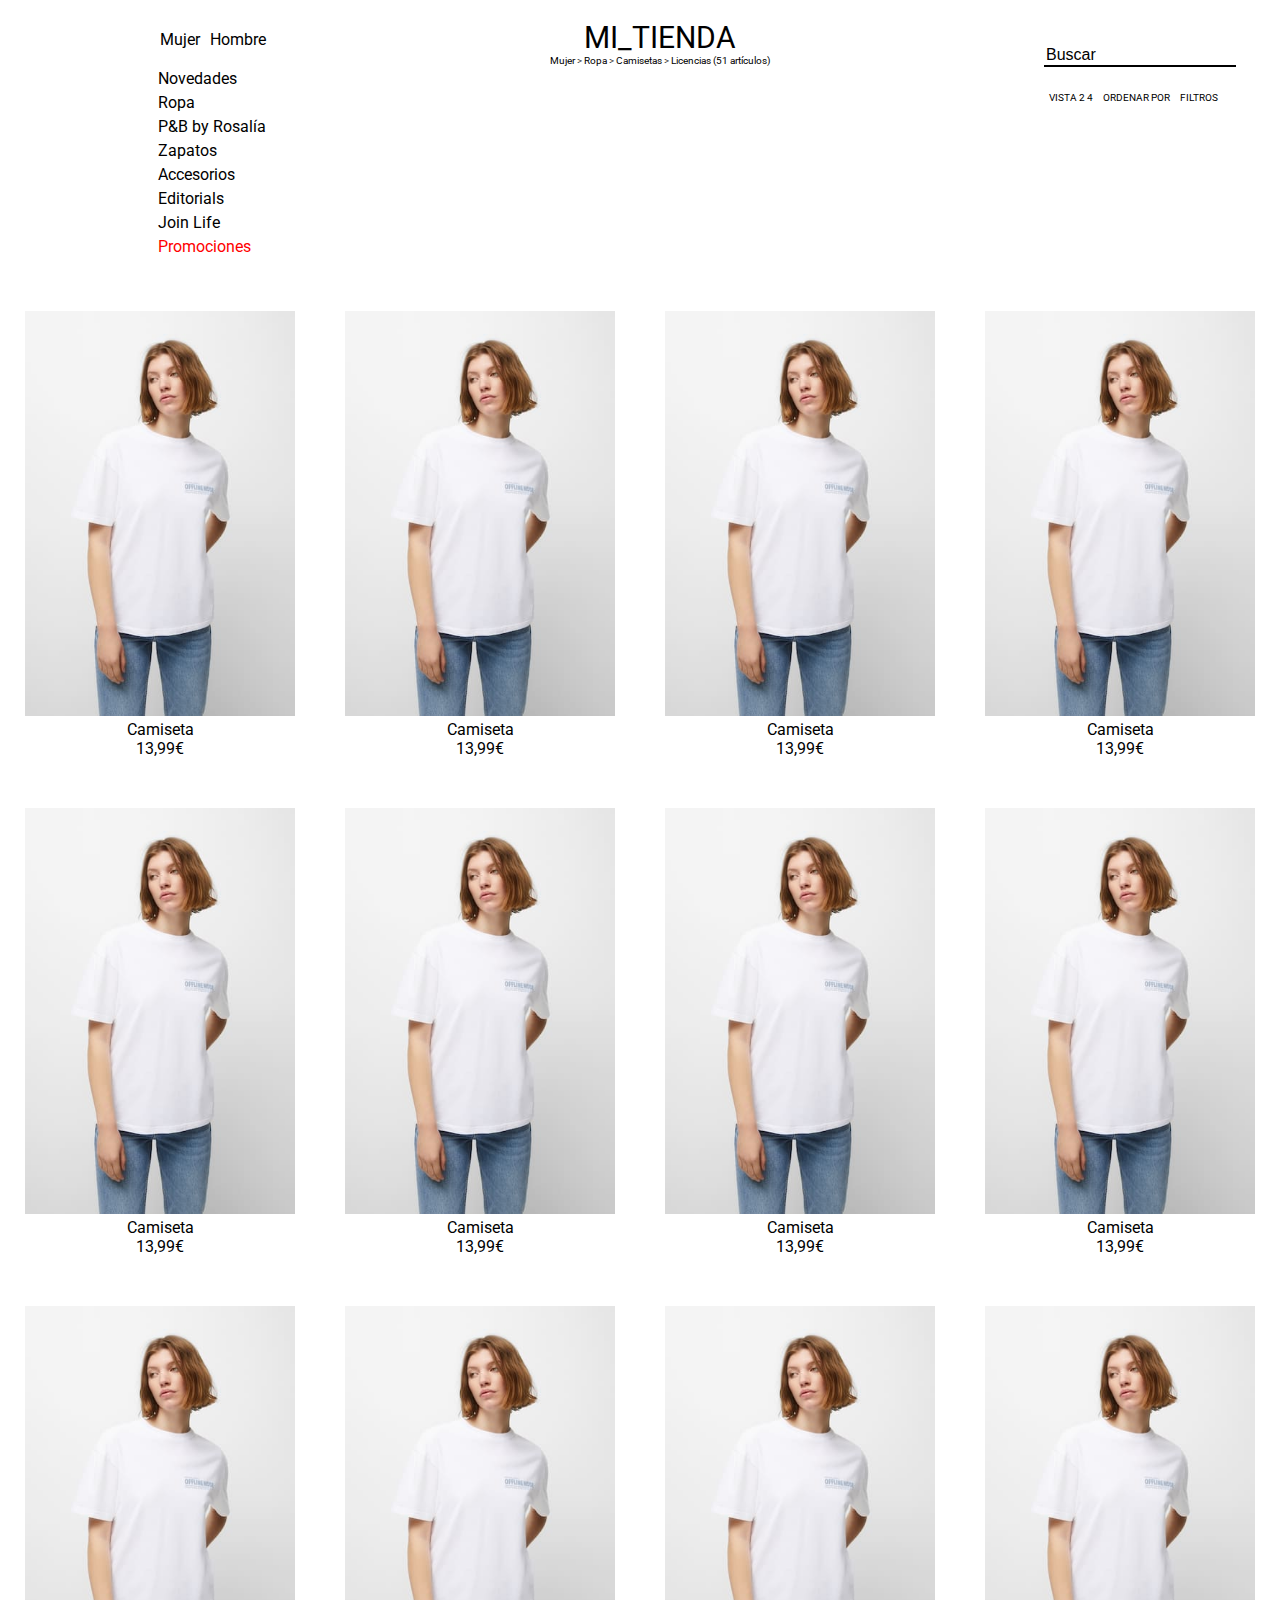
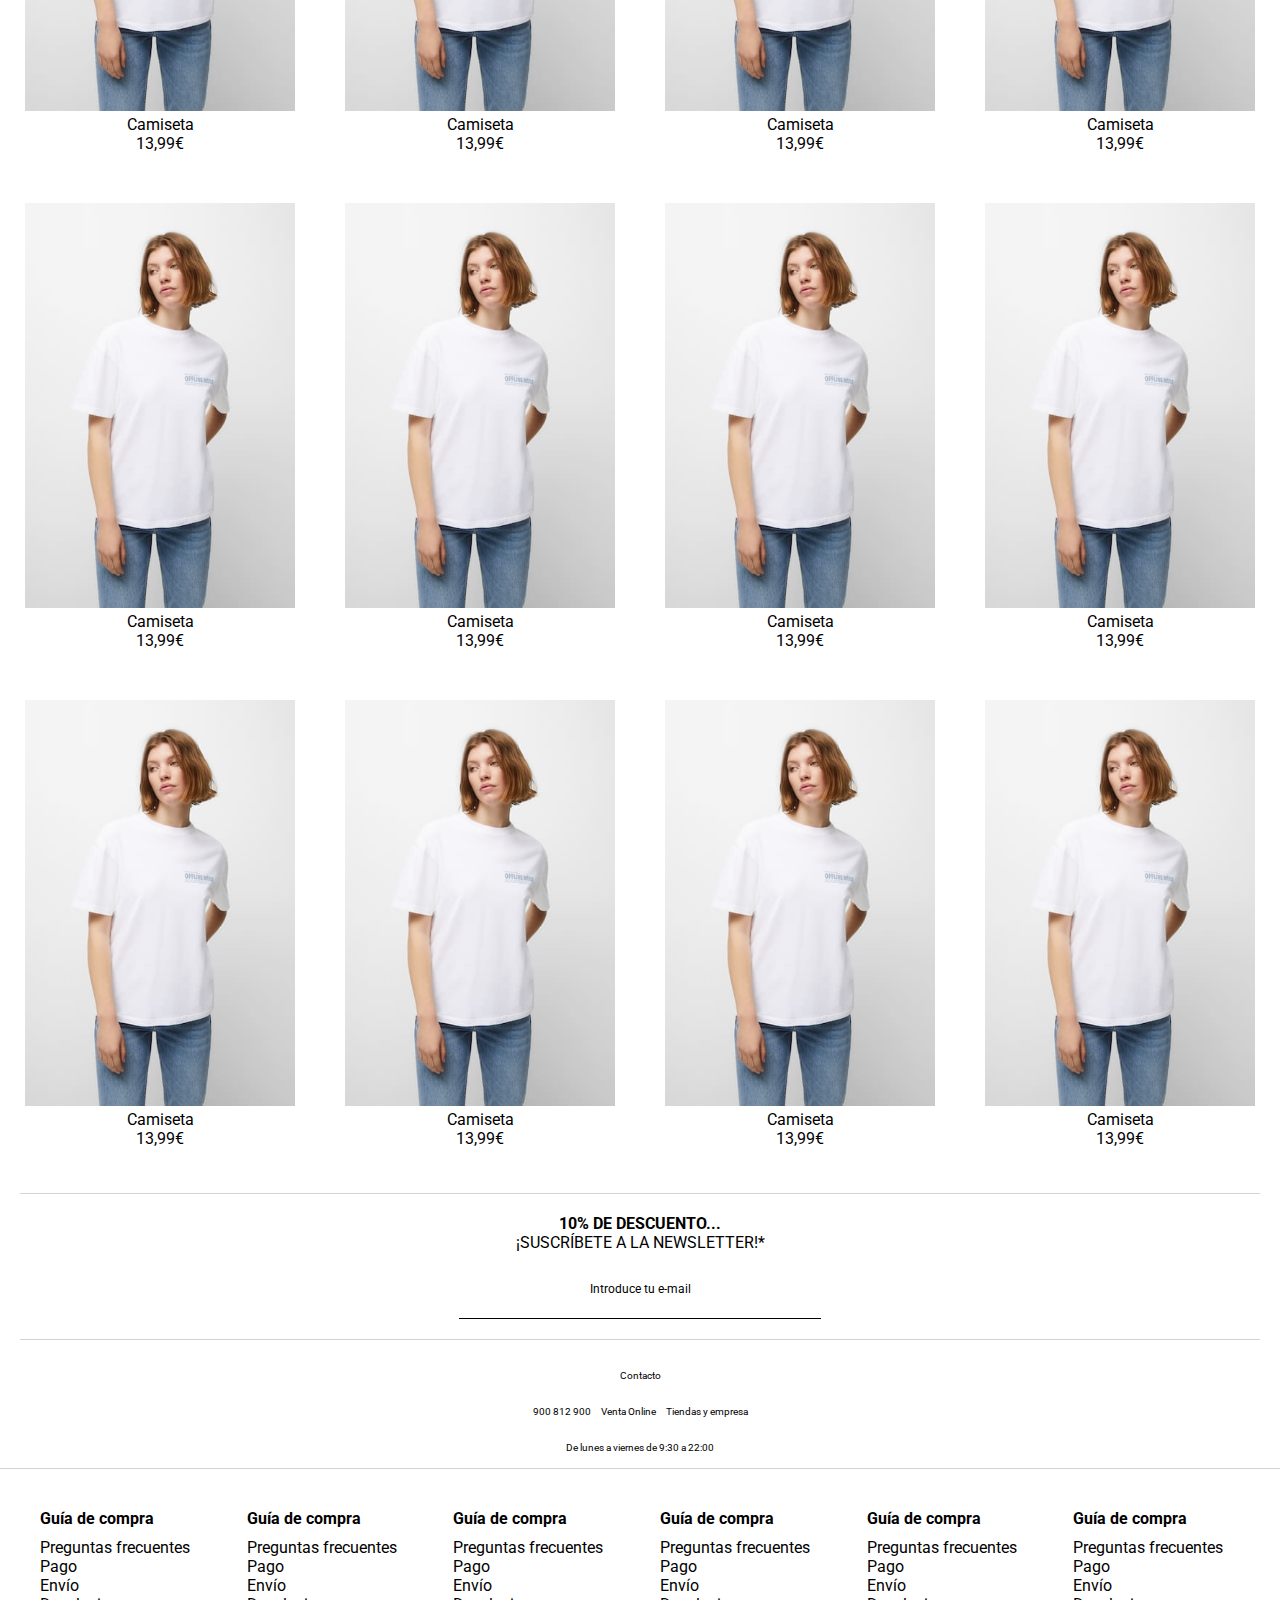
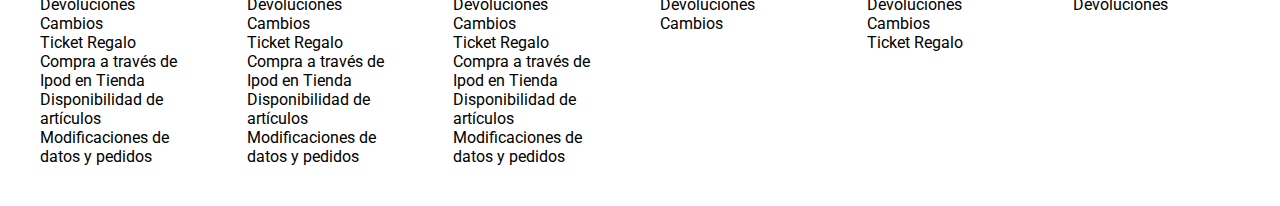
<file: Ejercicio 3/index.html>
<!DOCTYPE html>
<html lang="es">
<head>
    <meta charset="UTF-8">
    <meta http-equiv="X-UA-Compatible" content="IE=edge">
    <meta name="viewport" content="width=device-width, initial-scale=1.0">
    <title>Ejercicio 3</title>
    <link rel="stylesheet" href="style.css">
    <link rel="preconnect" href="https://fonts.googleapis.com"> 
<link rel="preconnect" href="https://fonts.gstatic.com" crossorigin> 
<link href="https://fonts.googleapis.com/css2?family=Roboto:wght@300&display=swap" rel="stylesheet">
</head>
<body>

    <!--HEADER-->

    <header class="header">
        <nav class="nav">
            <div class="nav-sexo">
                <div>Mujer</div>
                <div>Hombre</div>
            </div> 
            <div class="nav-seleccion">
                <div class="nav-item">Novedades</div>
                <div class="nav-item">Ropa</div>
                <div class="nav-item">P&B by Rosalía</div>
                <div class="nav-item">Zapatos</div>
                <div class="nav-item">Accesorios</div>
                <div class="nav-item">Editorials</div>
                <div class="nav-item">Join Life</div>
                <div class="nav-item" style="color: red;">Promociones</div>
            </div>
        </nav>

        <div class="logo">
            <div class="logo-tienda">MI_TIENDA</div>
            <div class="logo-licencias">Mujer > Ropa > Camisetas > Licencias (51 artículos)</div>
        </div>

        <div class="search">
            <div class="search-div">
                <input type="text" value="Buscar" class="search-item"></input>
            </div>
            <div class="search-options">
                <div class="search-options-vista">VISTA 2 4</div>
                <div>ORDENAR POR</div>
                <div>FILTROS</div>
            </div>
        </div>
    </header>

    <!--MAIN-->
    <main>

    <!--COLUMNAS FOTOS-->
        <div class="galeria">

            <div class="div-imagen-texto">
                <div class="img"> <img src="4230392805_2_1_8.jpg" /> </div>
                <div>
                    <div class="nombre-product">Camiseta</div>
                    <div class="precio-product">13,99€</div>
                </div> 
            </div>
            
            <div class="div-imagen-texto">
                <div class="img"> <img src="4230392805_2_1_8.jpg" /> </div>
                <div>
                    <div class="nombre-product">Camiseta</div>
                    <div class="precio-product">13,99€</div>
                </div> 
            </div>

            
            <div class="div-imagen-texto">
                <div class="img"> <img src="4230392805_2_1_8.jpg" /> </div>
                <div>
                    <div class="nombre-product">Camiseta</div>
                    <div class="precio-product">13,99€</div>
                </div> 
            </div>

            
            <div class="div-imagen-texto">
                <div class="img"> <img src="4230392805_2_1_8.jpg" /> </div>
                <div>
                    <div class="nombre-product">Camiseta</div>
                    <div class="precio-product">13,99€</div>
                </div> 
            </div>

            
            <div class="div-imagen-texto">
                <div class="img"> <img src="4230392805_2_1_8.jpg" /> </div>
                <div>
                    <div class="nombre-product">Camiseta</div>
                    <div class="precio-product">13,99€</div>
                </div> 
            </div>

            
            <div class="div-imagen-texto">
                <div class="img"> <img src="4230392805_2_1_8.jpg" /> </div>
                <div>
                    <div class="nombre-product">Camiseta</div>
                    <div class="precio-product">13,99€</div>
                </div> 
            </div>

            
            <div class="div-imagen-texto">
                <div class="img"> <img src="4230392805_2_1_8.jpg" /> </div>
                <div>
                    <div class="nombre-product">Camiseta</div>
                    <div class="precio-product">13,99€</div>
                </div> 
            </div>

            
            <div class="div-imagen-texto">
                <div class="img"> <img src="4230392805_2_1_8.jpg" /> </div>
                <div>
                    <div class="nombre-product">Camiseta</div>
                    <div class="precio-product">13,99€</div>
                </div> 
            </div>

            
            <div class="div-imagen-texto">
                <div class="img"> <img src="4230392805_2_1_8.jpg" /> </div>
                <div>
                    <div class="nombre-product">Camiseta</div>
                    <div class="precio-product">13,99€</div>
                </div> 
            </div>

            
            <div class="div-imagen-texto">
                <div class="img"> <img src="4230392805_2_1_8.jpg" /> </div>
                <div>
                    <div class="nombre-product">Camiseta</div>
                    <div class="precio-product">13,99€</div>
                </div> 
            </div>

            
            <div class="div-imagen-texto">
                <div class="img"> <img src="4230392805_2_1_8.jpg" /> </div>
                <div>
                    <div class="nombre-product">Camiseta</div>
                    <div class="precio-product">13,99€</div>
                </div> 
            </div>

            
            <div class="div-imagen-texto">
                <div class="img"> <img src="4230392805_2_1_8.jpg" /> </div>
                <div>
                    <div class="nombre-product">Camiseta</div>
                    <div class="precio-product">13,99€</div>
                </div> 
            </div>

            
            <div class="div-imagen-texto">
                <div class="img"> <img src="4230392805_2_1_8.jpg" /> </div>
                <div>
                    <div class="nombre-product">Camiseta</div>
                    <div class="precio-product">13,99€</div>
                </div> 
            </div>

            
            <div class="div-imagen-texto">
                <div class="img"> <img src="4230392805_2_1_8.jpg" /> </div>
                <div>
                    <div class="nombre-product">Camiseta</div>
                    <div class="precio-product">13,99€</div>
                </div> 
            </div>

            
            <div class="div-imagen-texto">
                <div class="img"> <img src="4230392805_2_1_8.jpg" /> </div>
                <div>
                    <div class="nombre-product">Camiseta</div>
                    <div class="precio-product">13,99€</div>
                </div> 
            </div>

            
            <div class="div-imagen-texto">
                <div class="img"> <img src="4230392805_2_1_8.jpg" /> </div>
                <div>
                    <div class="nombre-product">Camiseta</div>
                    <div class="precio-product">13,99€</div>
                </div> 
            </div>

            
            <div class="div-imagen-texto">
                <div class="img"> <img src="4230392805_2_1_8.jpg" /> </div>
                <div>
                    <div class="nombre-product">Camiseta</div>
                    <div class="precio-product">13,99€</div>
                </div> 
            </div>

            
            <div class="div-imagen-texto">
                <div class="img"> <img src="4230392805_2_1_8.jpg" /> </div>
                <div>
                    <div class="nombre-product">Camiseta</div>
                    <div class="precio-product">13,99€</div>
                </div> 
            </div>

            
            <div class="div-imagen-texto">
                <div class="img"> <img src="4230392805_2_1_8.jpg" /> </div>
                <div>
                    <div class="nombre-product">Camiseta</div>
                    <div class="precio-product">13,99€</div>
                </div> 
            </div>

            
            <div class="div-imagen-texto">
                <div class="img"> <img src="4230392805_2_1_8.jpg" /> </div>
                <div>
                    <div class="nombre-product">Camiseta</div>
                    <div class="precio-product">13,99€</div>
                </div> 
            </div>
        </div>
        

    <!--NEWSLETTER-->
        
        <div class="banner-newsletter">
            <div class="banner-newsletter_letra">
                <div class="diez">
                    <div></div>10% DE DESCUENTO...</div>
                <div class="suscribete">¡SUSCRÍBETE A LA NEWSLETTER!*</div>
            </div>
                <div class="banner-newsletter_form">
                    <form class="form_newsletter">
                        <label for="form-email">Introduce tu e-mail</label>
                        <input type="text" name="email">
                    </form>
                </div>
        </div>

        <!--CONTÁCTANOS-->

        <div class="banner-contacto">
            <div class="text-contacto">
                <p>Contacto</p>
            </div>
            <div class="telefono">
                <div>
                    <p>900 812 900</p>
                </div>
                <div>
                    <p>Venta Online</p>
                </div>
                <div>
                    <p>Tiendas y empresa</p>
                </div>
            </div>
            <div class="horario">
                <p>De lunes a viernes de 9:30 a 22:00</p>
            </div>
        </div>

    </main>

<!--FOOTER-->

    <footer>

        <div class="columna-footer">
            <div class="first-div">Guía de compra</div>
            <div>Preguntas frecuentes</div>
            <div>Pago</div>
            <div>Envío</div>
            <div>Devoluciones</div>
            <div>Cambios</div>
            <div>Ticket Regalo</div>
            <div>Compra a través de Ipod en Tienda</div>
            <div>Disponibilidad de artículos</div>
            <div>Modificaciones de datos y pedidos</div>
        </div>

        <div class="columna-footer">
            <div class="first-div">Guía de compra</div>
            <div>Preguntas frecuentes</div>
            <div>Pago</div>
            <div>Envío</div>
            <div>Devoluciones</div>
            <div>Cambios</div>
            <div>Ticket Regalo</div>
            <div>Compra a través de Ipod en Tienda</div>
            <div>Disponibilidad de artículos</div>
            <div>Modificaciones de datos y pedidos</div>
        </div>

        <div class="columna-footer">
            <div class="first-div">Guía de compra</div>
            <div>Preguntas frecuentes</div>
            <div>Pago</div>
            <div>Envío</div>
            <div>Devoluciones</div>
            <div>Cambios</div>
            <div>Ticket Regalo</div>
            <div>Compra a través de Ipod en Tienda</div>
            <div>Disponibilidad de artículos</div>
            <div>Modificaciones de datos y pedidos</div>
        </div>

        <div class="columna-footer">
            <div class="first-div">Guía de compra</div>
            <div>Preguntas frecuentes</div>
            <div>Pago</div>
            <div>Envío</div>
            <div>Devoluciones</div>
            <div>Cambios</div>
        </div>

        <div class="columna-footer">
            <div class="first-div">Guía de compra</div>
            <div>Preguntas frecuentes</div>
            <div>Pago</div>
            <div>Envío</div>
            <div>Devoluciones</div>
            <div>Cambios</div>
            <div>Ticket Regalo</div>
        </div>

        <div class="columna-footer">
            <div class="first-div">Guía de compra</div>
            <div>Preguntas frecuentes</div>
            <div>Pago</div>
            <div>Envío</div>
            <div>Devoluciones</div>
        </div>

    </footer>
</body>
</html>
</file>
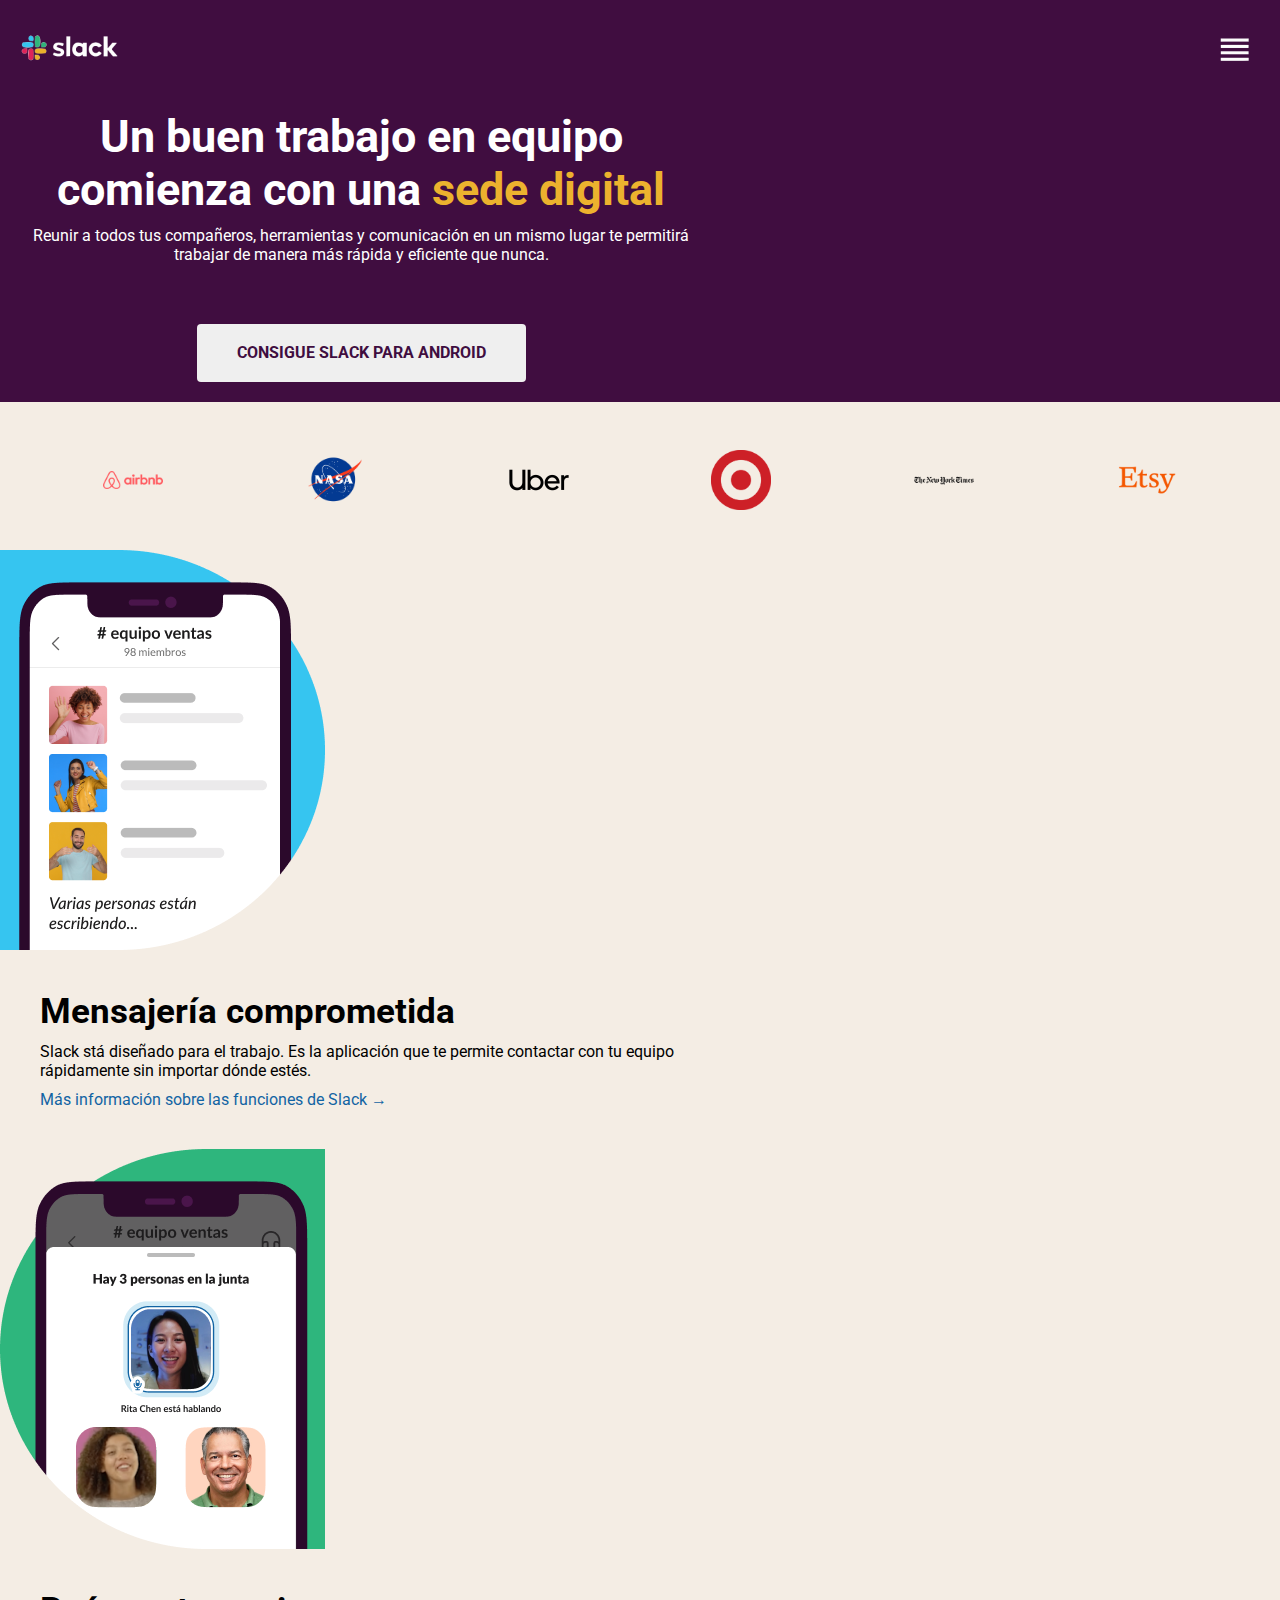
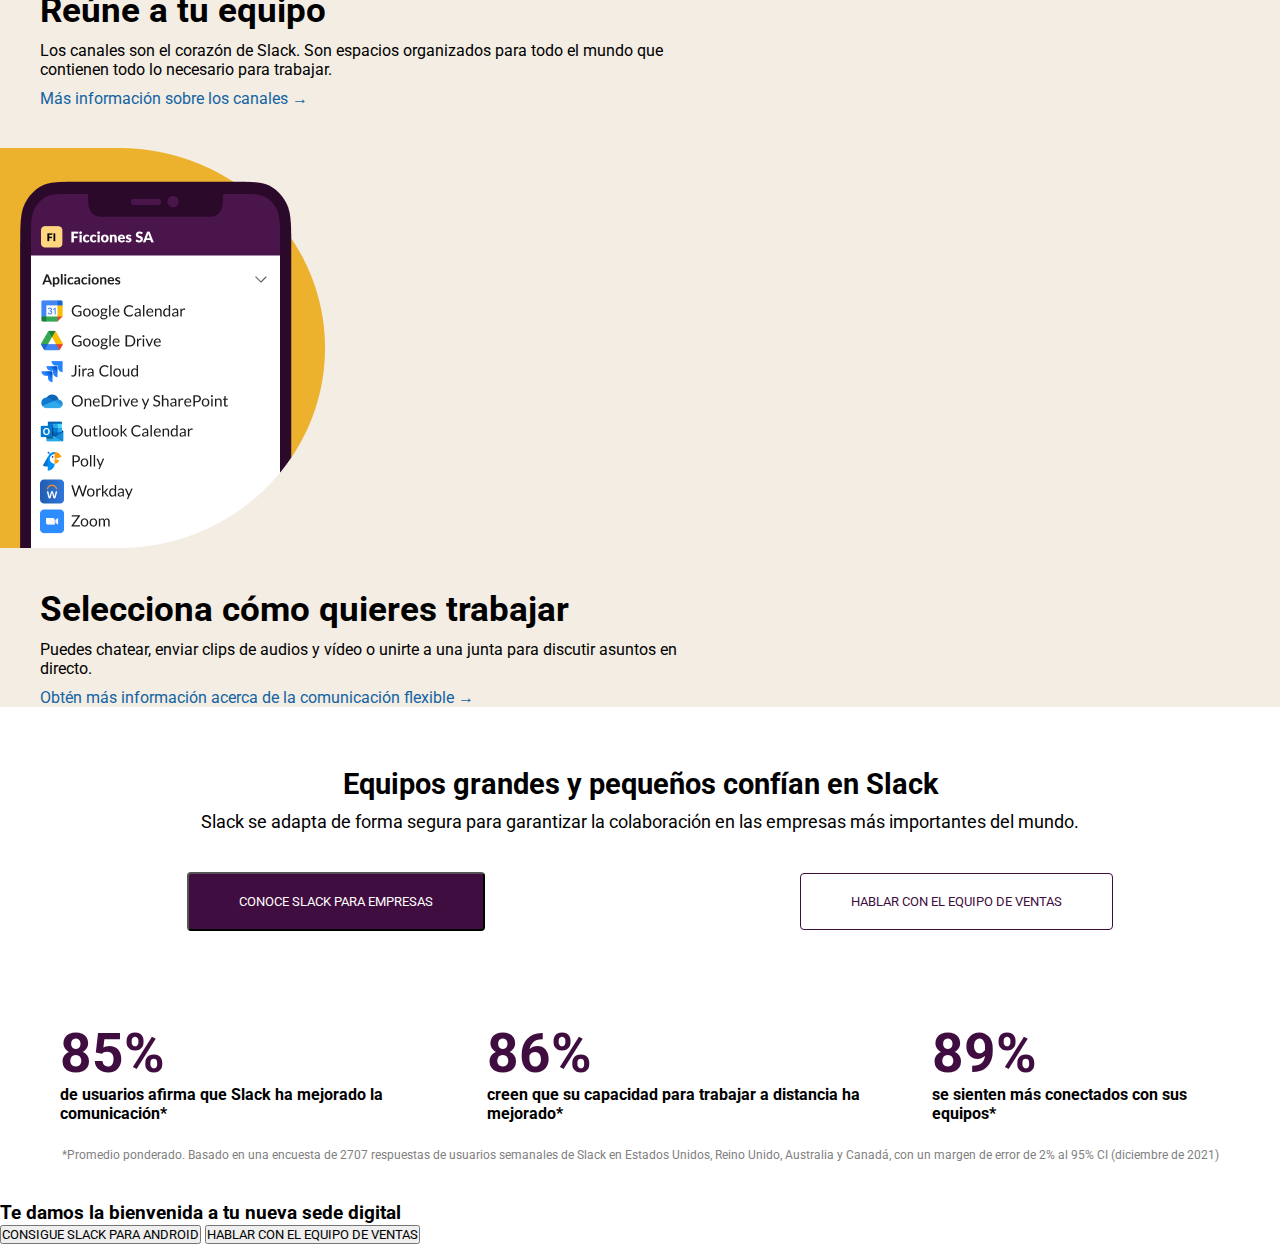
<file: Slack/index.html>
<!DOCTYPE html>
<html lang="es">
<head>
    <meta charset="UTF-8">
    <meta http-equiv="X-UA-Compatible" content="IE=edge">
    <meta name="viewport" content="width=device-width, initial-scale=1.0">
    <title>Slack es tu sede digital | Slack</title>
    <link rel="stylesheet" href="style.css">
    <link href="https://fonts.googleapis.com/css2?family=Roboto:wght@300&display=swap" rel="stylesheet">
    <link rel="icon" type="image/png" href="favicon.png"/>

</head>
<body>

    <!--HEADER-->
    <header>

        <div class="header">
            <div class="logo">
                <img src="logo-slack.png" />
            </div>
            <div class="nav">
                <div class="nav-menu">
                    <img src="menu-hamburguesa.png" /> 
                </div>
            </div>
        </div>


        <div class="banner-1">
            <div class="banner-letra">
                <div class="banner-banner-letra">
                    <div class="letra">
                        <p>Un buen trabajo en equipo comienza con una <span class="sede-digital">sede digital</span></p>
                    </div>
                </div>
                <div class="texto">
                    <p>Reunir a todos tus compañeros, herramientas y comunicación en un mismo lugar te permitirá trabajar de manera más rápida y eficiente que nunca.</p>
                </div>
                <div class="boton-boton">
                    <div class="boton">
                        <button>CONSIGUE SLACK PARA ANDROID</button>
                    </div>
                </div>
            </div>
            <div class="video">
                <div class="video-video">
                    <video autoplay loop width="500px">
                        <source src="https://a.slack-edge.com/7eb35da/marketing/img/homepage/mobile-focused/hero/webm/hero-product-ui.es-ES.webm" type="video/mp4" />
                    </video>
                </div>
                </div>
            </div>
    </header>

    <!--MAIN-->

    <main>

        <div class="mensajeria-comprometida">

            <div class="logos">
                <div class="center-logos">
                    <div class="logo">
                        <img src="LOGOS/Airbnb_logo.png" />
                    </div>
                    <div class="logo">
                        <img src="LOGOS/NASA_logo.svg.png" />
                    </div>
                    <div class="logo">
                        <img src="LOGOS/Uber-Logo.png" />
                    </div>
                    <div class="logo">
                        <img src="LOGOS/target_logo.png" />
                    </div>
                    <div class="logo">
                        <img src="LOGOS/2560px-The_New_York_Times_Logo.svg.png" />
                    </div>
                    <div class="logo">
                        <img src="LOGOS/Etsy_logo.svg.png" />
                    </div>
                </div>
            </div>

            <div class="banner-telf">
                
                <div class="banner-telf1">
                    <img src="connectedness-mobile.es-ES.png" />
                </div>

                <div class="letra-mensajeria">
                    <div class="titulo-mensajeria">
                        <h3>Mensajería comprometida</h3>
                    </div>
                    <div class="parrafo-mensajeria">
                        <p>Slack stá diseñado para el trabajo. Es la aplicación que te permite contactar con tu equipo rápidamente sin importar dónde estés.</p>
                    </div>
                    <div class="boton-mas-info">
                        <div class="mas-info">Más información sobre las funciones de Slack →</div>
                    </div>
                </div>
            
            </div>

            <div class="banner-telf">

                <div class="banner-telf2">
                    <img src="flexibility-mobile.es-ES.png" />
                </div>

                <div class="letra-mensajeria">
                    <div class="titulo-mensajeria">
                        <h3>Reúne a tu equipo</h3>
                    </div>
                    <div class="parrafo-mensajeria">
                        <p>Los canales son el corazón de Slack. Son espacios organizados para todo el mundo que contienen todo lo necesario para trabajar.</p>
                    </div>
                    <div class="boton-mas-info">
                        <div class="mas-info">Más información sobre los canales →</div>
                    </div>
                </div>
            
            </div>

            <div class="banner-telf">

                <div class="banner-telf3">
                    <img src="speed-mobile.es-ES.png" />
                </div>

                <div class="letra-mensajeria">
                    <div class="titulo-mensajeria">
                        <h3>Selecciona cómo quieres trabajar</h3>
                    </div>
                    <div class="parrafo-mensajeria">
                        <p>Puedes chatear, enviar clips de audios y vídeo o unirte a una junta para discutir asuntos en directo.</p>
                    </div>
                    <div class="boton-mas-info">
                        <div class="mas-info">Obtén más información acerca de la comunicación flexible →</div>
                    </div>
                </div>
            </div>
        </div>

<!--BANNER 3-->
        <div class="banner-3">
            <div class="letra-banner-3">
                <div class="banner3-h3">
                    <h3>Equipos grandes y pequeños confían en Slack</h3>
                </div>
                <div class="banner3-p">
                    <p> Slack se adapta de forma segura para garantizar la colaboración en las empresas más importantes del mundo.</p>
                </div>
            </div>
            <div class="botones">
                <div>
                    <button class="boton1">CONOCE SLACK PARA EMPRESAS</button>
                </div>
                <div>
                    <button class="boton2">HABLAR CON EL EQUIPO DE VENTAS</button>
                </div>
            </div>
            <div class="porcentajes">
                <div class="porcentajes1">
                    <div class="col">
                        <div class="porc">85%</div>
                        <div class="p">de usuarios afirma que Slack ha mejorado la comunicación*</div>
                    </div>
                    <div class="col">
                        <div class="porc">86%</div>
                        <div class="p">creen que su capacidad para trabajar a distancia ha mejorado*</div>
                    </div>
                    <div class="col">
                        <div class="porc">89%</div>
                        <div class="p">se sienten más conectados con sus equipos*</div>
                    </div>
                </div>
                <div class="letra">
                    <div>*Promedio ponderado. Basado en una encuesta de 2707 respuestas de usuarios semanales de Slack en Estados Unidos, Reino Unido, Australia y Canadá, con un margen de error de 2% al 95% CI (diciembre de 2021)</div>
                </div>
            </div>
        </div>

        <div class="banner-4">
            <div>
                <h3>Te damos la bienvenida a tu nueva sede digital</h3>
                <button>CONSIGUE SLACK PARA ANDROID</button>
                <button>HABLAR CON EL EQUIPO DE VENTAS</button>
            </div>
        </div>

    </main>
    
</body>
</html>
</file>
<file: Ejercicio 3/style.css>
* {
    box-sizing: border-box;
}

body {
    padding: 0;
    margin: 0;
    font-family: 'Roboto', sans-serif;
}




/*HEADER*/

.header {
    display: flex;
    align-items: flex-start;
    justify-content: space-around;
    flex-direction: row;
    height: 10%;
    width: 100%;
    margin: 20px;
}

.nav {
    display: flex;
    align-items: flex-end;
    justify-content: flex-end;
    flex-direction: column;
    width: 20%;
}

.nav-sexo {
    display: flex;
    align-items: flex-start;
    justify-content: flex-start;
    flex-direction: row;
    margin: 5px;
}

.nav-sexo div {
    margin: 5px;
}

.nav-seleccion {
    margin: 5px;
}

.nav-seleccion .nav-item {
    margin: 5px;
}

.nav-item:hover {
    font-weight: bold;
}

.logo {
    display: flex;
    align-items: center;
    justify-content: center;
    flex-direction: column;
    width: 60%;
}

.logo-tienda {
    font-size: 30px;
}

.logo-licencias {
    font-size: 10px;
}

.search {
    display: flex;
    align-items: flex-start;
    justify-content: flex-end;
    flex-direction: column;
    width: 20%;
}

.search .search-div {
    margin-top: 20px;
    border-bottom: solid black 2px;
    width: 75%;
}

.search .search-div input {
    border: none;
    font-size: 16px;
}

.search .search-options {
    margin-top: 20px;
    display: flex;
    align-items: flex-end;
    justify-content: flex-end;
    flex-direction: row;
    font-size: 10px;
}

.search .search-options div {
    margin: 5px;
}

.search .search-options div:hover {
    font-weight: bold;
}

/*MAIN*/

.nombre-product, .precio-product {
    display: flex;
    align-items: center;
    justify-content: center;
    width: 100%;
}

.galeria {
    display: flex;
    align-items: center;
    justify-content: space-around;
    flex-direction: row;
    flex-wrap: wrap;
    width: 100%;
}

.div-imagen-texto {
    width: 25%;
    padding: 25px;
}

.img {
    width: 100%;
}

.img img {
    width: 100%;
}

/*NEWSLETTER*/

.banner-newsletter {
    display: flex;
    flex-direction: column;
    align-items: center;
    margin: 20px;
    border-bottom: 1px solid rgb(211, 211, 211);
    border-top: 1px solid rgb(211, 211, 211);
}

.banner-newsletter_letra {
    margin-top: 20px;
}

.diez {
    font-weight: bold;
    text-align: center;
}

.banner-newsletter_form {
    display: flex;
    flex-direction: column;
    align-items: center;
    margin-top: 20px;
    margin-bottom: 10px;
}

.form_newsletter {
    display: flex;
    flex-direction: column;
    align-items: center;
    margin: 10px;
}

label {
    order: -1;
    font-size: 12px;
}

input {
    border-top: none;
    border-left: none;
    border-right: none;
    border-bottom: 1px solid black;
    margin-top: 5px;
    width: 200%;
}

/*CONTACTO*/

.banner-contacto {
    display: flex;
    align-items: center;
    justify-content: center;
    flex-direction: column;
    font-size: 10px;
    width: 100%;
    border-bottom: 1px solid rgb(211, 211, 211);
}


.telefono {
    display: flex;
    flex-direction: row;
}

.telefono div {
    margin: 5px;
}

.horario {
    margin-bottom: 5px;
}

/*FOOTER*/

footer {
    display: flex;
    align-items: flex-start;
    justify-content: center;
    flex-direction: row;
    padding: 20px;
    width: 100%;
}

.columna-footer {
    margin: 20px;
    width: 16%;
}

.first-div {
    font-weight: bold;
    margin-bottom: 10px;
}


/*MEDIA QUERYS*/

/*1200*/

@media (max-width: 1200px) {

}

/*992*/

@media (max-width: 992px) {	
    .nav {
        visibility: hidden;
    }

    .div-imagen-texto {
            width: 33%;
            font-size: 12px;
        }
    
    .search .search-div input{
        font-size: 12px;
    }

    .search .search-options {
        font-size: 12px;
        margin-top: 10px;
        flex-direction: column;
    }

    .search .search-options div {
        margin: 6px;
    }

    .search-options-vista {
        visibility: hidden;
    }

    .search-div {
        font-size: 18px;
    }

    .banner-newsletter {
        font-size: 14px;
    }

    .banner-newsletter_form {
        font-size: 12px;
    }
    .banner-contacto {
        font-size: 10px;
    }

    footer {
        font-size: 10px;
        flex-wrap: wrap;
    }
}

/*768*/

@media (max-width: 768px) {

    .nav {
        visibility: hidden;
    }

    .div-imagen-texto {
            width: 50%;
            font-size: 10px;
        }
    
    .search .search-div input{
        font-size: 10px;
    }

    .search .search-options {
        font-size: 8px;
        margin-top: 10px;
        flex-direction: column;
    }

    .search .search-options div {
        margin: 4px;
    }

    .search-options-vista {
        visibility: hidden;
    }

    .search-div {
        font-size: 12px;
    }

    .banner-newsletter {
        font-size: 12px;
    }

    .banner-newsletter_form {
        font-size: 10px;
    }

    .banner-contacto {
        font-size: 8px;
    }

    footer {
        font-size: 8px;
        flex-wrap: wrap;
    }
}
</file>
<file: Slack/style.css>
* {
  margin: 0;
  padding: 0;
  font-family: "Roboto", sans-serif;
}

/*HEADER*/
header {
  background-color: #400d40;
  width: 100%;
  flex-direction: column;
  /*BANNER-1*/
}
header .header {
  display: flex;
  justify-content: center;
  align-items: center;
  flex-direction: row;
  width: 100%;
}
header .header .logo {
  width: 50%;
  padding: 20px;
}
header .header .logo img {
  width: 100px;
}
header .header .nav {
  width: 50%;
  display: flex;
  justify-content: center;
  align-items: flex-end;
}
header .header .nav .nav-menu {
  width: 100%;
  display: flex;
  justify-content: flex-end;
  align-items: flex-end;
  padding-right: 30px;
}
header .header .nav .nav-menu img {
  width: 30px;
}
header .banner-1 {
  width: 100%;
  display: flex;
  flex-direction: column;
}
header .banner-1 .banner-letra {
  width: 100%;
  display: flex;
  flex-direction: column;
  justify-content: center;
  align-items: center;
}
header .banner-1 .banner-letra .banner-banner-letra {
  margin: 10px;
}
header .banner-1 .banner-letra .banner-banner-letra .letra {
  width: 100%;
  font-size: 45px;
  font-weight: bold;
  color: white;
  text-align: center;
}
header .banner-1 .banner-letra .banner-banner-letra .letra span {
  color: #ecb22e;
}
header .banner-1 .banner-letra .texto {
  width: 100%;
  color: white;
  align-content: center;
  margin-bottom: 40px;
  text-align: center;
}
header .banner-1 .banner-letra .texto p {
  padding: 0px 10px 0px 10px;
}
header .banner-1 .banner-letra .boton-boton {
  display: flex;
  align-items: center;
  justify-content: center;
  margin: 0;
  padding: 20px;
}
header .banner-1 .banner-letra .boton-boton .boton {
  width: 100%;
}
header .banner-1 .banner-letra .boton-boton .boton button {
  font-size: 16px;
  border-radius: 4px;
  border: 0;
  padding: 19px 40px 20px 40px;
  color: #400d40;
  font-weight: bold;
}
header .banner-1 .video {
  width: 100%;
  display: flex;
  align-items: center;
  justify-content: flex-end;
}

/*992*/
/*768*/
@media (min-width: 768px) {
  header .banner-1 {
    flex-direction: row;
  }
  header .banner-1 .banner-letra {
    width: auto;
  }
  header .banner-1 .video {
    width: 70%;
    align-items: center;
  }
}
/*SECTION 2*/
.mensajeria-comprometida {
  background-color: #f4ede4;
  width: 100%;
  height: auto;
}

.logos {
  background-color: #f4ede4;
  width: 100%;
  display: flex;
  justify-content: center;
  flex-direction: column;
  flex-wrap: wrap;
  padding-top: 48px;
}
.logos .center-logos {
  padding-left: 32px;
  padding-right: 32px;
  display: flex;
  justify-content: space-around;
  align-items: center;
  flex-direction: row;
  flex-wrap: wrap;
}
.logos .center-logos .logo {
  display: flex;
  display: flex;
  justify-content: center;
  align-items: center;
}
.logos .center-logos .logo img {
  width: 60px;
}

.banner-telf {
  background-color: #f4ede4;
}
.banner-telf .banner-telf1 {
  width: 100%;
  margin-top: 40px;
  display: flex;
  justify-content: flex-start;
  align-items: center;
}
.banner-telf .banner-telf1 img {
  max-width: 100%;
}
.banner-telf .banner-telf2 {
  width: 100%;
  margin-top: 40px;
  display: flex;
  justify-content: flex-start;
  align-items: center;
}
.banner-telf .banner-telf2 img {
  max-width: 100%;
}
.banner-telf .banner-telf3 {
  width: 100%;
  margin-top: 40px;
  display: flex;
  justify-content: flex-start;
  align-items: center;
}
.banner-telf .banner-telf3 img {
  max-width: 100%;
}
.banner-telf .letra-mensajeria {
  margin: 40px;
  display: flex;
  flex-direction: column;
  width: 50%;
}
.banner-telf .letra-mensajeria .titulo-mensajeria {
  font-size: 30px;
  margin-bottom: 10px;
  font-weight: bold;
}
.banner-telf .letra-mensajeria .boton-mas-info {
  margin-top: 10px;
  color: #1264a3;
}

/*BANNER 3*/
.banner-3 {
  display: flex;
  flex-direction: column;
}
.banner-3 .letra-banner-3 {
  justify-content: center;
  text-align: center;
  margin-top: 20px;
}
.banner-3 .letra-banner-3 .banner3-h3 {
  font-size: 25px;
  font-weight: bold;
}
.banner-3 .letra-banner-3 .banner3-p {
  margin: 10px;
  font-size: 18px;
}
.banner-3 .botones {
  flex-direction: row;
  display: flex;
  justify-content: space-around;
  align-items: center;
  margin: 20px;
}
.banner-3 .botones .boton1 {
  width: 100%;
  margin: 10px;
  padding: 20px 40px 20px 40px;
  background-color: #400d40;
  color: white;
  border-radius: 4px;
}
.banner-3 .botones .boton2 {
  width: 100%;
  margin: 10px;
  padding: 20px 40px 20px 40px;
  border: 1px solid #400d40;
  color: #400d40;
  background-color: white;
  border-radius: 4px;
}
.banner-3 .porcentajes {
  display: flex;
  flex-direction: column;
  padding: 20px;
}
.banner-3 .porcentajes .porcentajes1 {
  display: flex;
  flex-direction: row;
  align-items: center;
  justify-content: center;
  margin: 20px;
}
.banner-3 .porcentajes .porcentajes1 .col {
  margin: 20px 20px 0 20px;
}
.banner-3 .porcentajes .porcentajes1 .col .porc {
  font-size: 55px;
  font-weight: bold;
  color: #400d40;
}
.banner-3 .porcentajes .porcentajes1 .col .p {
  font-size: 16px;
  font-weight: bold;
}
.banner-3 .porcentajes .letra {
  text-align: center;
  margin: 5px 20px 20px 20px;
  font-size: 12px;
  color: grey;
}

/*MEDIAQUERYS*/
/*1200*/
/*992*/
/*768*//*# sourceMappingURL=style.css.map */
</file>
